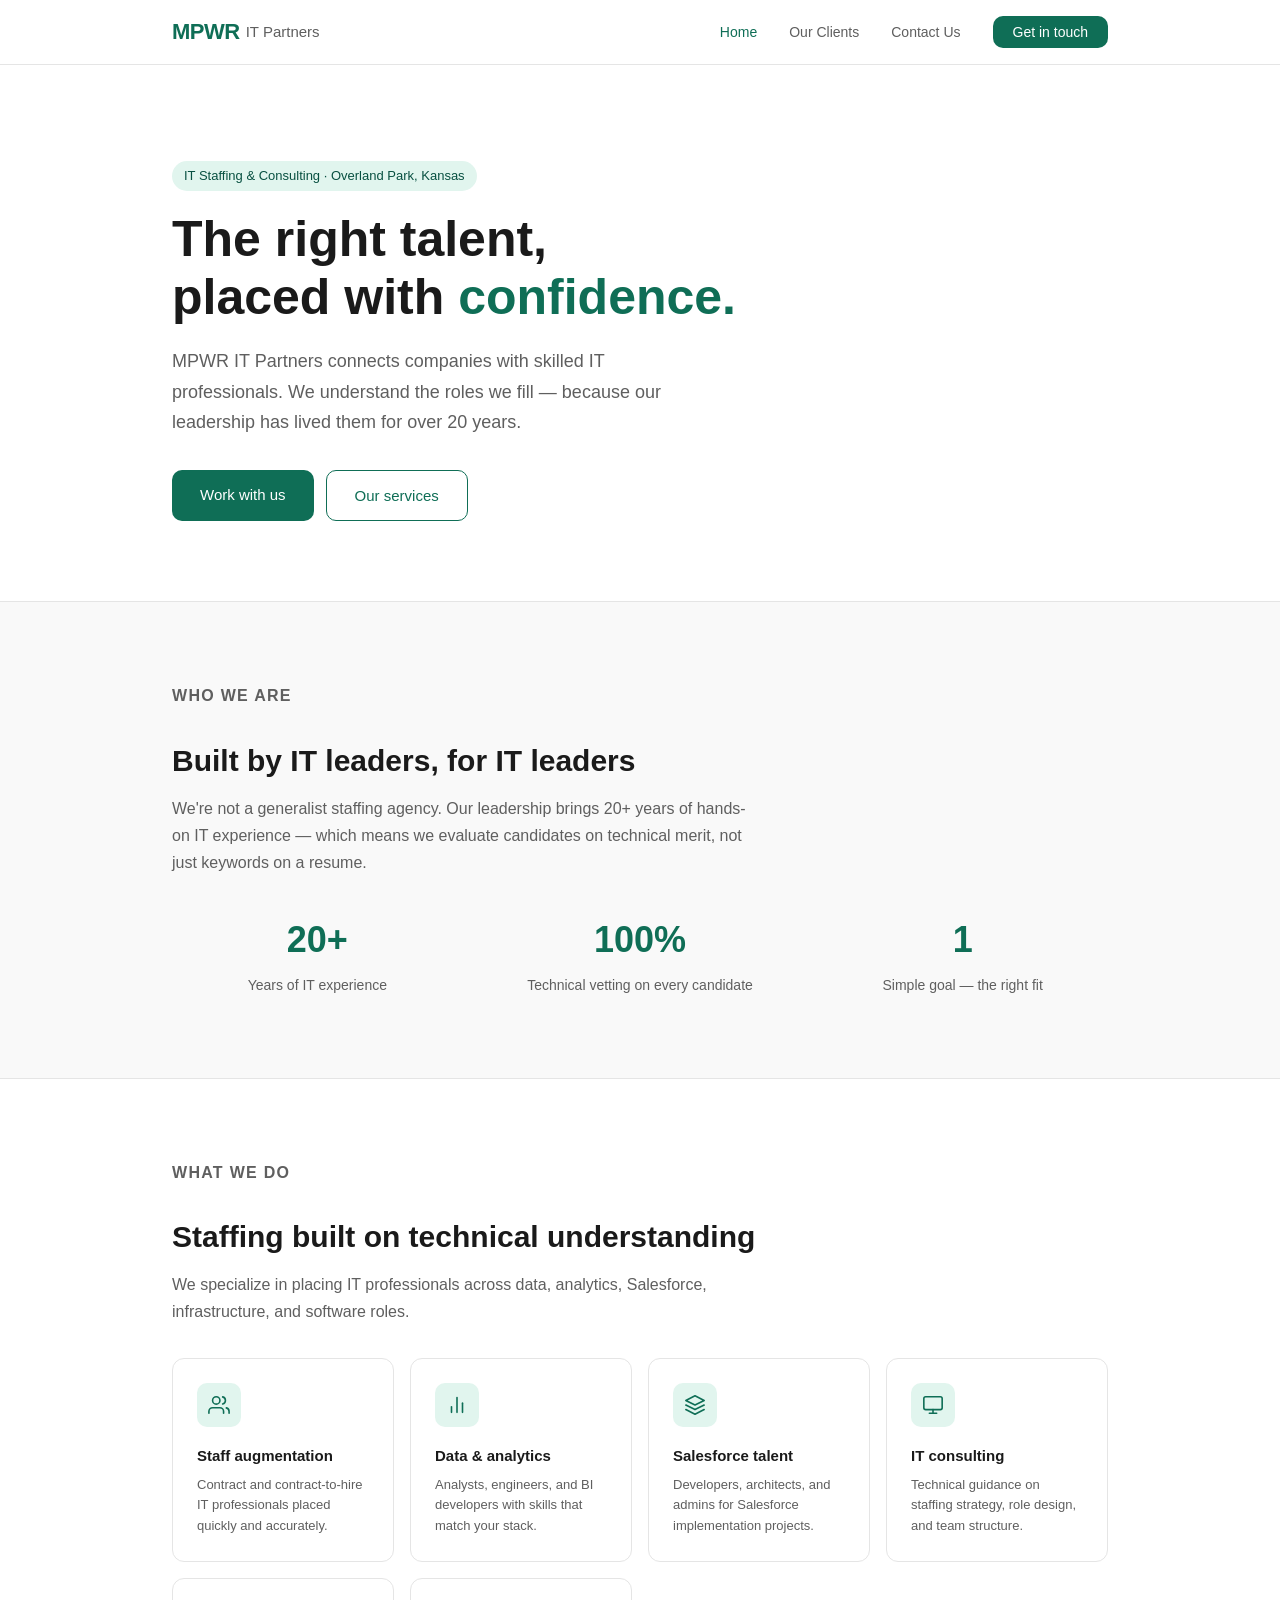
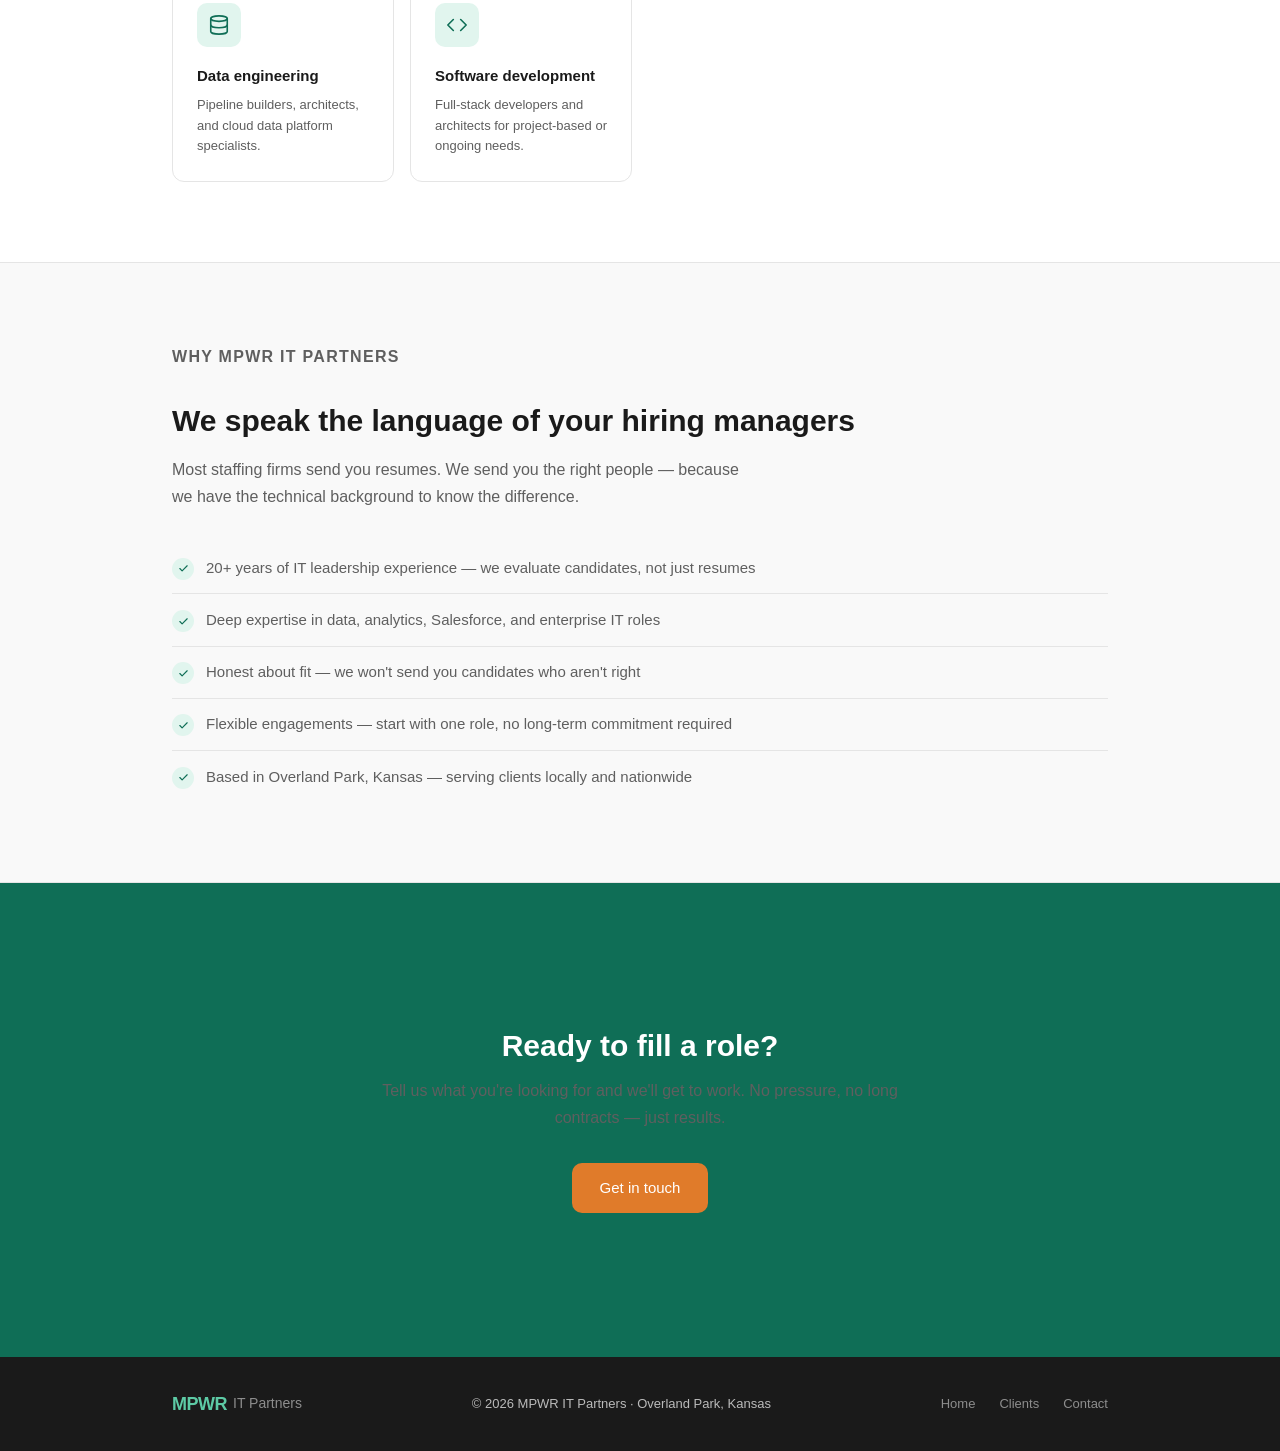
<file: index.html>
<!DOCTYPE html>
<html lang="en">
<head>
  <meta charset="UTF-8" />
  <meta name="viewport" content="width=device-width, initial-scale=1.0" />
  <title>MPWR IT Partners — IT Staffing & Consulting, Overland Park KS</title>
  <meta name="description" content="MPWR IT Partners connects companies with skilled IT professionals. Based in Overland Park, Kansas. 20+ years of IT leadership experience." />
  <link rel="stylesheet" href="css/style.css" />
</head>
<body>

<header>
  <nav class="navbar">
    <div class="container">
      <div class="logo">
        <span class="logo-mpwr">MPWR</span>
        <span class="logo-sub">IT Partners</span>
      </div>
      <ul class="nav-menu" id="navMenu">
        <li><a href="index.html" class="active">Home</a></li>
        <li><a href="clients.html">Our Clients</a></li>
        <li><a href="contact.html">Contact Us</a></li>
        <li><a href="contact.html" class="nav-cta">Get in touch</a></li>
      </ul>
      <div class="hamburger" id="hamburger">
        <span></span><span></span><span></span>
      </div>
    </div>
  </nav>
</header>

<main>

  <!-- HERO -->
  <section class="hero">
    <div class="container">
      <div class="hero-content">
        <div class="hero-badge">IT Staffing &amp; Consulting · Overland Park, Kansas</div>
        <h1>The right talent,<br>placed with <span>confidence.</span></h1>
        <p>MPWR IT Partners connects companies with skilled IT professionals. We understand the roles we fill — because our leadership has lived them for over 20 years.</p>
        <div class="hero-actions">
          <a href="contact.html" class="btn btn-primary">Work with us</a>
          <a href="#services" class="btn btn-secondary">Our services</a>
        </div>
      </div>
    </div>
  </section>

  <!-- ABOUT STATS -->
  <section class="about">
    <div class="container">
      <p class="eyebrow">Who we are</p>
      <h2>Built by IT leaders, for IT leaders</h2>
      <p>We're not a generalist staffing agency. Our leadership brings 20+ years of hands-on IT experience — which means we evaluate candidates on technical merit, not just keywords on a resume.</p>
      <div class="about-grid">
        <div class="about-stat">
          <div class="number">20+</div>
          <div class="label">Years of IT experience</div>
        </div>
        <div class="about-stat">
          <div class="number">100%</div>
          <div class="label">Technical vetting on every candidate</div>
        </div>
        <div class="about-stat">
          <div class="number">1</div>
          <div class="label">Simple goal — the right fit</div>
        </div>
      </div>
    </div>
  </section>

  <!-- SERVICES -->
  <section id="services">
    <div class="container">
      <p class="eyebrow">What we do</p>
      <h2>Staffing built on technical understanding</h2>
      <p>We specialize in placing IT professionals across data, analytics, Salesforce, infrastructure, and software roles.</p>
      <div class="services-grid">
        <div class="service-card">
          <div class="service-icon">
            <svg viewBox="0 0 24 24"><path d="M17 21v-2a4 4 0 0 0-4-4H5a4 4 0 0 0-4 4v2"/><circle cx="9" cy="7" r="4"/><path d="M23 21v-2a4 4 0 0 0-3-3.87"/><path d="M16 3.13a4 4 0 0 1 0 7.75"/></svg>
          </div>
          <h3>Staff augmentation</h3>
          <p>Contract and contract-to-hire IT professionals placed quickly and accurately.</p>
        </div>
        <div class="service-card">
          <div class="service-icon">
            <svg viewBox="0 0 24 24"><line x1="18" y1="20" x2="18" y2="10"/><line x1="12" y1="20" x2="12" y2="4"/><line x1="6" y1="20" x2="6" y2="14"/></svg>
          </div>
          <h3>Data &amp; analytics</h3>
          <p>Analysts, engineers, and BI developers with skills that match your stack.</p>
        </div>
        <div class="service-card">
          <div class="service-icon">
            <svg viewBox="0 0 24 24"><path d="M12 2L2 7l10 5 10-5-10-5z"/><path d="M2 17l10 5 10-5"/><path d="M2 12l10 5 10-5"/></svg>
          </div>
          <h3>Salesforce talent</h3>
          <p>Developers, architects, and admins for Salesforce implementation projects.</p>
        </div>
        <div class="service-card">
          <div class="service-icon">
            <svg viewBox="0 0 24 24"><rect x="2" y="3" width="20" height="14" rx="2"/><line x1="8" y1="21" x2="16" y2="21"/><line x1="12" y1="17" x2="12" y2="21"/></svg>
          </div>
          <h3>IT consulting</h3>
          <p>Technical guidance on staffing strategy, role design, and team structure.</p>
        </div>
        <div class="service-card">
          <div class="service-icon">
            <svg viewBox="0 0 24 24"><ellipse cx="12" cy="5" rx="9" ry="3"/><path d="M21 12c0 1.66-4 3-9 3s-9-1.34-9-3"/><path d="M3 5v14c0 1.66 4 3 9 3s9-1.34 9-3V5"/></svg>
          </div>
          <h3>Data engineering</h3>
          <p>Pipeline builders, architects, and cloud data platform specialists.</p>
        </div>
        <div class="service-card">
          <div class="service-icon">
            <svg viewBox="0 0 24 24"><polyline points="16 18 22 12 16 6"/><polyline points="8 6 2 12 8 18"/></svg>
          </div>
          <h3>Software development</h3>
          <p>Full-stack developers and architects for project-based or ongoing needs.</p>
        </div>
      </div>
    </div>
  </section>

  <!-- WHY US -->
  <section style="background:var(--surface);border-top:1px solid var(--border);border-bottom:1px solid var(--border);">
    <div class="container">
      <p class="eyebrow">Why MPWR IT Partners</p>
      <h2>We speak the language of your hiring managers</h2>
      <p>Most staffing firms send you resumes. We send you the right people — because we have the technical background to know the difference.</p>
      <ul class="why-list">
        <li>
          <span class="check"><svg viewBox="0 0 24 24"><polyline points="20 6 9 17 4 12"/></svg></span>
          20+ years of IT leadership experience — we evaluate candidates, not just resumes
        </li>
        <li>
          <span class="check"><svg viewBox="0 0 24 24"><polyline points="20 6 9 17 4 12"/></svg></span>
          Deep expertise in data, analytics, Salesforce, and enterprise IT roles
        </li>
        <li>
          <span class="check"><svg viewBox="0 0 24 24"><polyline points="20 6 9 17 4 12"/></svg></span>
          Honest about fit — we won't send you candidates who aren't right
        </li>
        <li>
          <span class="check"><svg viewBox="0 0 24 24"><polyline points="20 6 9 17 4 12"/></svg></span>
          Flexible engagements — start with one role, no long-term commitment required
        </li>
        <li>
          <span class="check"><svg viewBox="0 0 24 24"><polyline points="20 6 9 17 4 12"/></svg></span>
          Based in Overland Park, Kansas — serving clients locally and nationwide
        </li>
      </ul>
    </div>
  </section>

  <!-- CTA -->
  <section class="cta">
    <div class="container">
      <h2>Ready to fill a role?</h2>
      <p>Tell us what you're looking for and we'll get to work. No pressure, no long contracts — just results.</p>
      <a href="contact.html" class="btn btn-orange">Get in touch</a>
    </div>
  </section>

</main>

<footer>
  <div class="container">
    <div class="footer-logo">
      <span class="logo-mpwr">MPWR</span>
      <span class="logo-sub">IT Partners</span>
    </div>
    <p>© 2026 MPWR IT Partners · Overland Park, Kansas</p>
    <div class="footer-links">
      <a href="index.html">Home</a>
      <a href="clients.html">Clients</a>
      <a href="contact.html">Contact</a>
    </div>
  </div>
</footer>

<script src="js/script.js"></script>
</body>
</html>
</file>
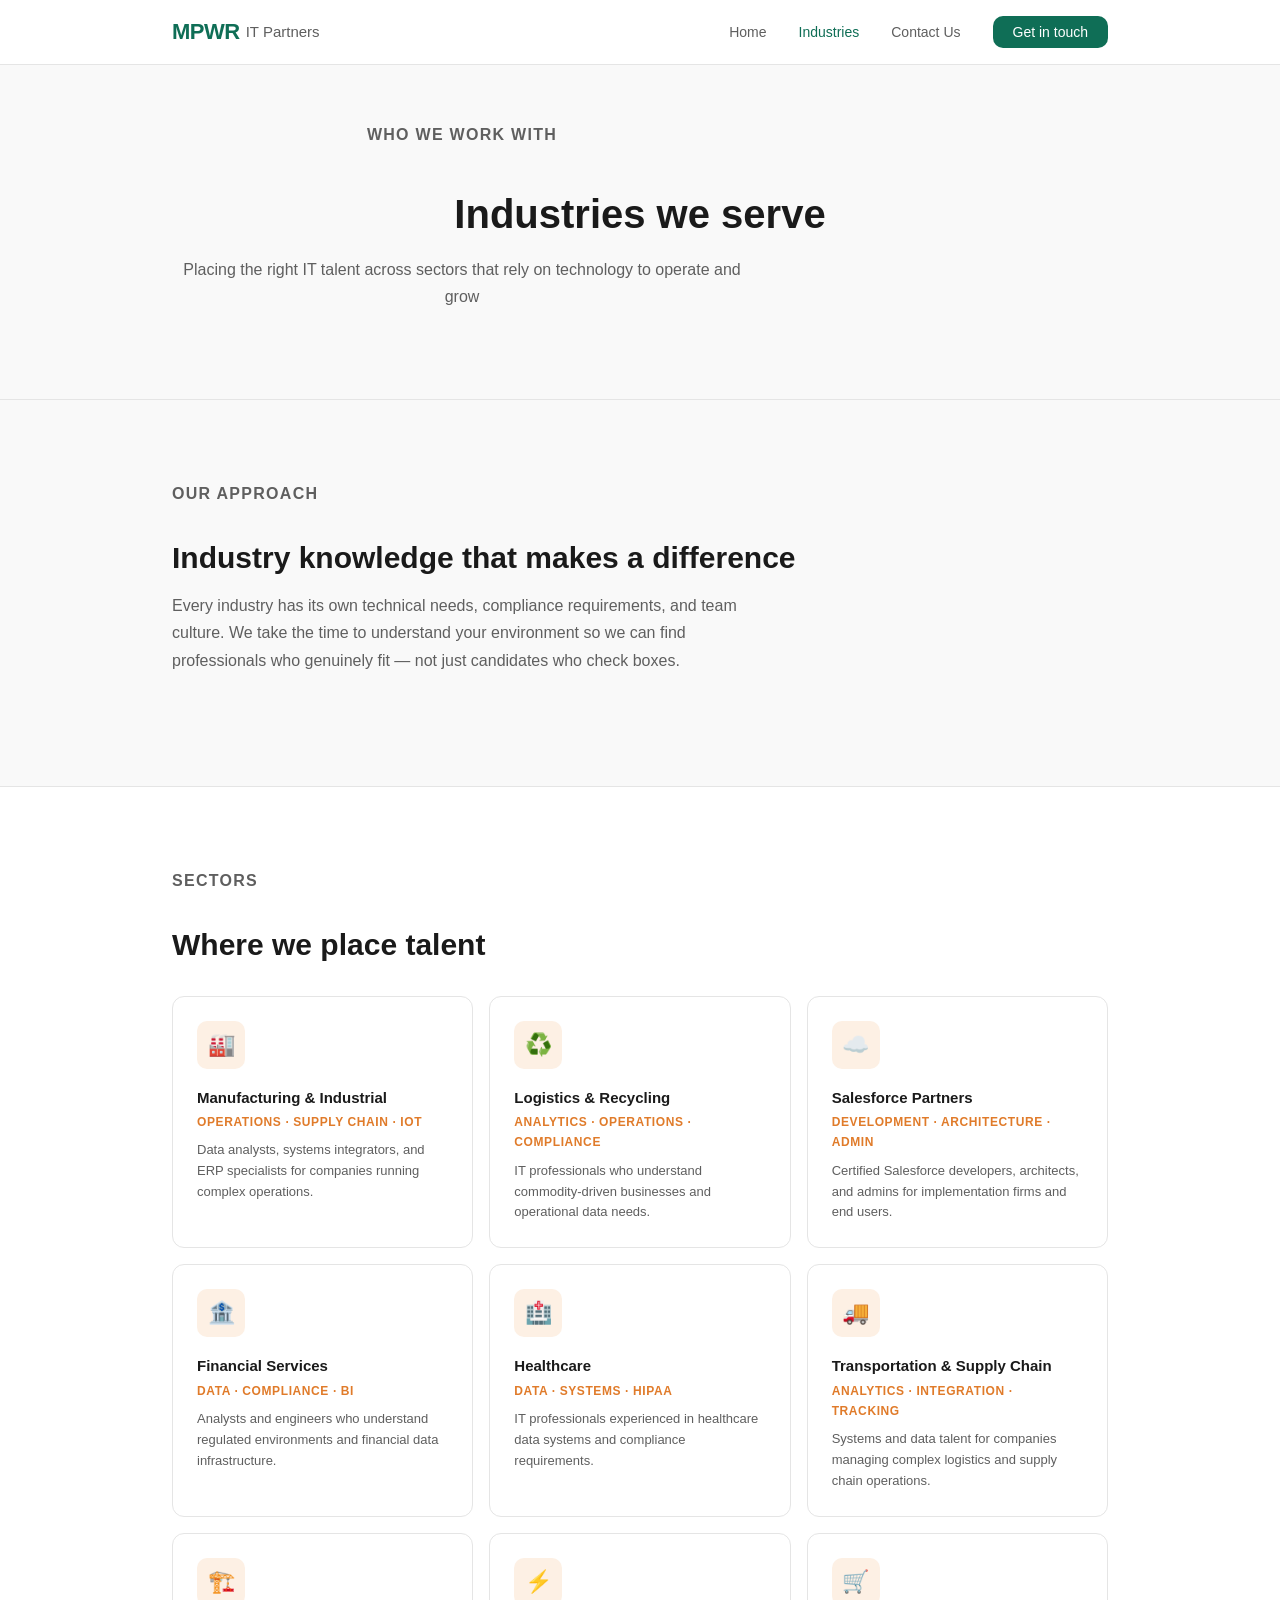
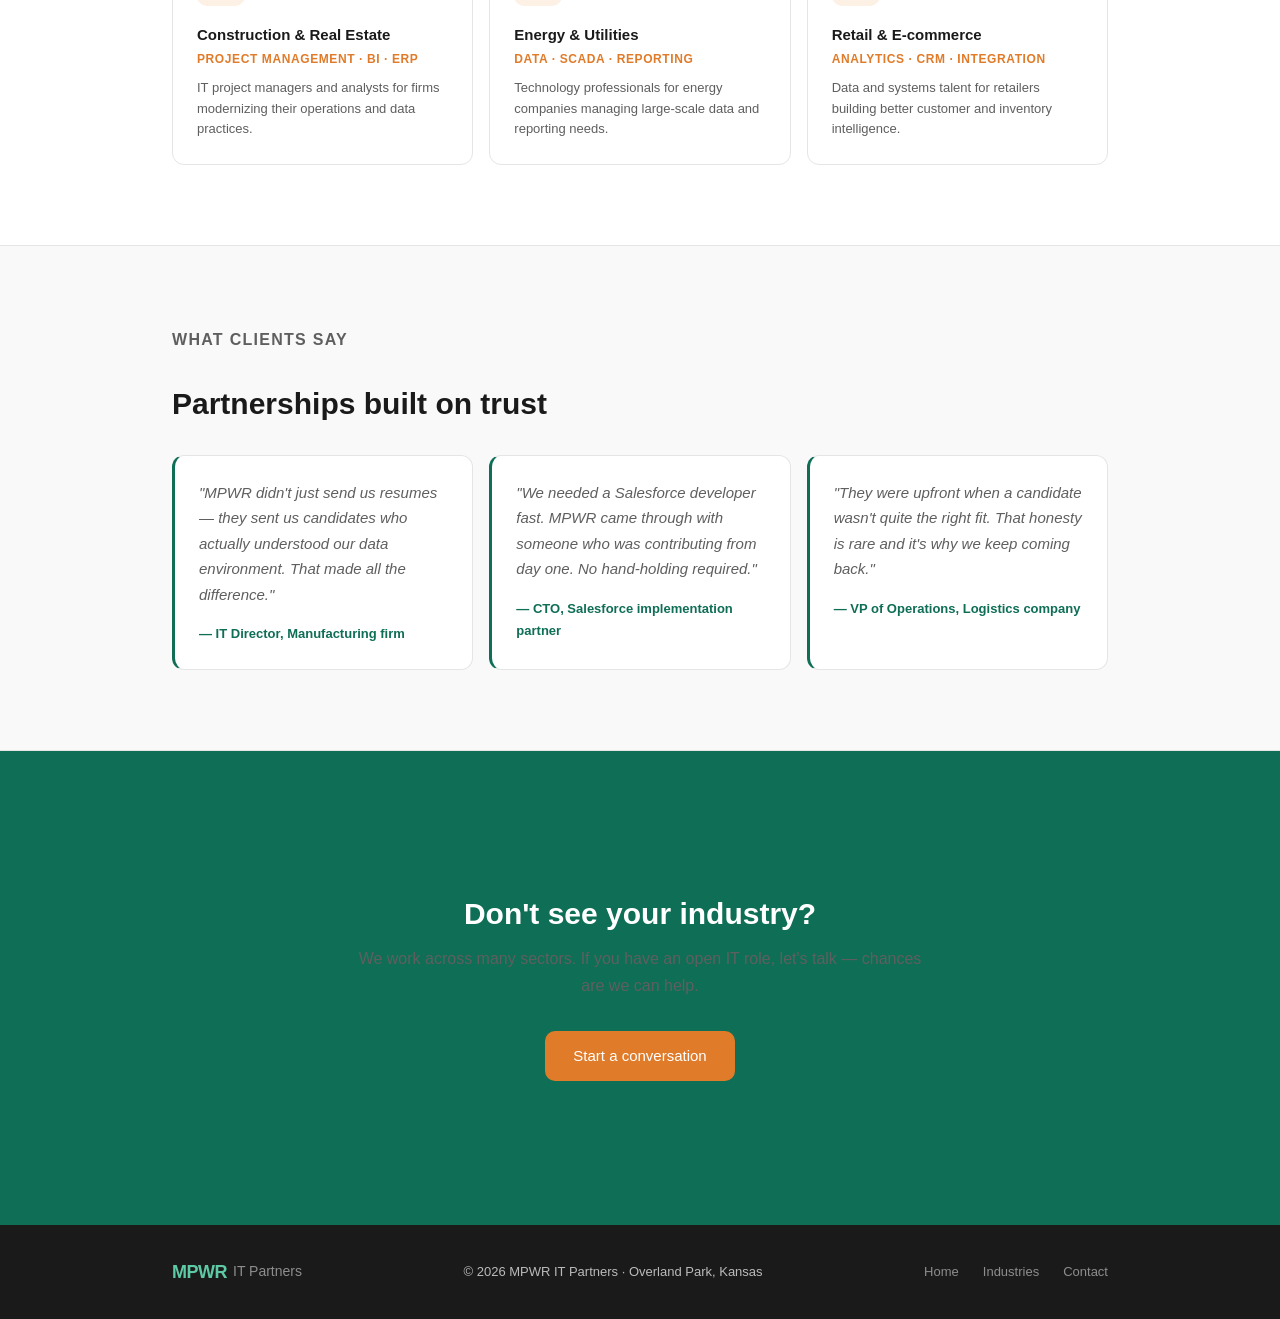
<file: clients.html>
<!DOCTYPE html>
<html lang="en">
<head>
  <meta charset="UTF-8" />
  <meta name="viewport" content="width=device-width, initial-scale=1.0" />
  <title>Industries We Serve — MPWR IT Partners</title>
  <meta name="description" content="MPWR IT Partners places IT professionals across manufacturing, logistics, financial services, healthcare, and technology sectors." />
  <link rel="stylesheet" href="css/style.css" />
</head>
<body>

<header>
  <nav class="navbar">
    <div class="container">
      <div class="logo">
        <span class="logo-mpwr">MPWR</span>
        <span class="logo-sub">IT Partners</span>
      </div>
      <ul class="nav-menu" id="navMenu">
        <li><a href="index.html">Home</a></li>
        <li><a href="clients.html" class="active">Industries</a></li>
        <li><a href="contact.html">Contact Us</a></li>
        <li><a href="contact.html" class="nav-cta">Get in touch</a></li>
      </ul>
      <div class="hamburger" id="hamburger">
        <span></span><span></span><span></span>
      </div>
    </div>
  </nav>
</header>

<main>

  <section class="page-header">
    <div class="container">
      <p class="eyebrow">Who we work with</p>
      <h1>Industries we serve</h1>
      <p>Placing the right IT talent across sectors that rely on technology to operate and grow</p>
    </div>
  </section>

  <section class="clients-intro">
    <div class="container">
      <p class="eyebrow">Our approach</p>
      <h2>Industry knowledge that makes a difference</h2>
      <p>Every industry has its own technical needs, compliance requirements, and team culture. We take the time to understand your environment so we can find professionals who genuinely fit — not just candidates who check boxes.</p>
    </div>
  </section>

  <section>
    <div class="container">
      <p class="eyebrow">Sectors</p>
      <h2>Where we place talent</h2>
      <div class="clients-grid">
        <div class="client-card">
          <div class="client-logo">🏭</div>
          <h3>Manufacturing &amp; Industrial</h3>
          <p class="industry">Operations · Supply Chain · IoT</p>
          <p>Data analysts, systems integrators, and ERP specialists for companies running complex operations.</p>
        </div>
        <div class="client-card">
          <div class="client-logo">♻️</div>
          <h3>Logistics &amp; Recycling</h3>
          <p class="industry">Analytics · Operations · Compliance</p>
          <p>IT professionals who understand commodity-driven businesses and operational data needs.</p>
        </div>
        <div class="client-card">
          <div class="client-logo">☁️</div>
          <h3>Salesforce Partners</h3>
          <p class="industry">Development · Architecture · Admin</p>
          <p>Certified Salesforce developers, architects, and admins for implementation firms and end users.</p>
        </div>
        <div class="client-card">
          <div class="client-logo">🏦</div>
          <h3>Financial Services</h3>
          <p class="industry">Data · Compliance · BI</p>
          <p>Analysts and engineers who understand regulated environments and financial data infrastructure.</p>
        </div>
        <div class="client-card">
          <div class="client-logo">🏥</div>
          <h3>Healthcare</h3>
          <p class="industry">Data · Systems · HIPAA</p>
          <p>IT professionals experienced in healthcare data systems and compliance requirements.</p>
        </div>
        <div class="client-card">
          <div class="client-logo">🚚</div>
          <h3>Transportation &amp; Supply Chain</h3>
          <p class="industry">Analytics · Integration · Tracking</p>
          <p>Systems and data talent for companies managing complex logistics and supply chain operations.</p>
        </div>
        <div class="client-card">
          <div class="client-logo">🏗️</div>
          <h3>Construction &amp; Real Estate</h3>
          <p class="industry">Project Management · BI · ERP</p>
          <p>IT project managers and analysts for firms modernizing their operations and data practices.</p>
        </div>
        <div class="client-card">
          <div class="client-logo">⚡</div>
          <h3>Energy &amp; Utilities</h3>
          <p class="industry">Data · SCADA · Reporting</p>
          <p>Technology professionals for energy companies managing large-scale data and reporting needs.</p>
        </div>
        <div class="client-card">
          <div class="client-logo">🛒</div>
          <h3>Retail &amp; E-commerce</h3>
          <p class="industry">Analytics · CRM · Integration</p>
          <p>Data and systems talent for retailers building better customer and inventory intelligence.</p>
        </div>
      </div>
    </div>
  </section>

  <section class="testimonials">
    <div class="container">
      <p class="eyebrow">What clients say</p>
      <h2>Partnerships built on trust</h2>
      <div class="testimonials-grid">
        <div class="testimonial-card">
          <p class="quote">"MPWR didn't just send us resumes — they sent us candidates who actually understood our data environment. That made all the difference."</p>
          <p class="author">— IT Director, Manufacturing firm</p>
        </div>
        <div class="testimonial-card">
          <p class="quote">"We needed a Salesforce developer fast. MPWR came through with someone who was contributing from day one. No hand-holding required."</p>
          <p class="author">— CTO, Salesforce implementation partner</p>
        </div>
        <div class="testimonial-card">
          <p class="quote">"They were upfront when a candidate wasn't quite the right fit. That honesty is rare and it's why we keep coming back."</p>
          <p class="author">— VP of Operations, Logistics company</p>
        </div>
      </div>
    </div>
  </section>

  <section class="cta">
    <div class="container">
      <h2>Don't see your industry?</h2>
      <p>We work across many sectors. If you have an open IT role, let's talk — chances are we can help.</p>
      <a href="contact.html" class="btn btn-orange">Start a conversation</a>
    </div>
  </section>

</main>

<footer>
  <div class="container">
    <div class="footer-logo">
      <span class="logo-mpwr">MPWR</span>
      <span class="logo-sub">IT Partners</span>
    </div>
    <p>© 2026 MPWR IT Partners · Overland Park, Kansas</p>
    <div class="footer-links">
      <a href="index.html">Home</a>
      <a href="clients.html">Industries</a>
      <a href="contact.html">Contact</a>
    </div>
  </div>
</footer>

<script src="js/script.js"></script>
</body>
</html>
</file>
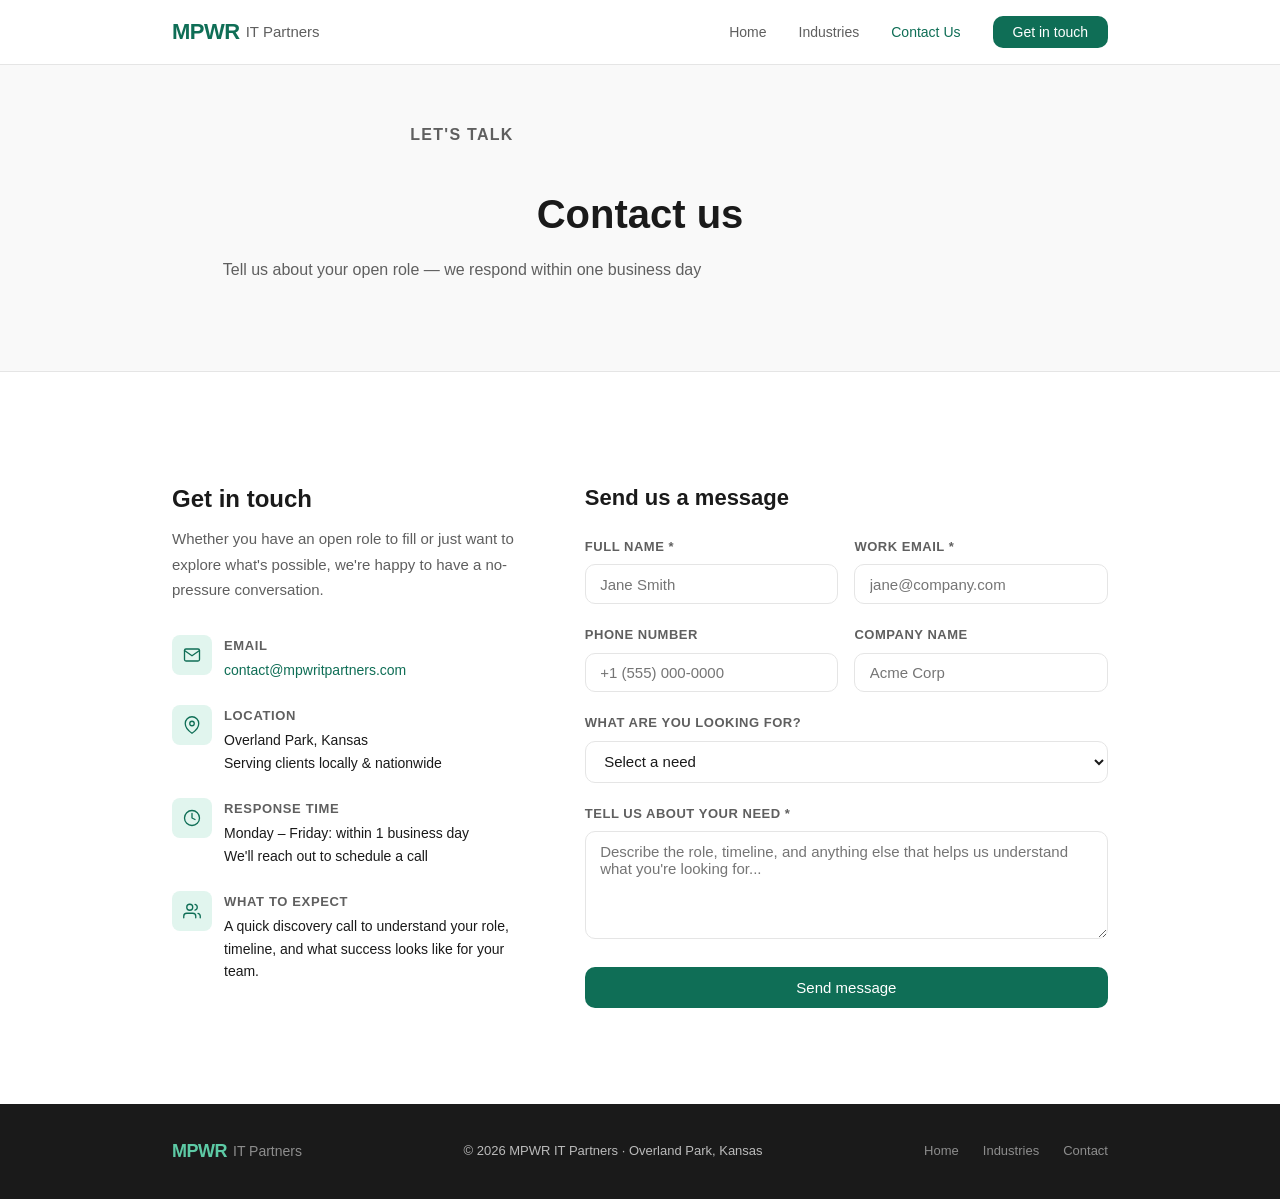
<file: contact.html>
<!DOCTYPE html>
<html lang="en">
<head>
  <meta charset="UTF-8" />
  <meta name="viewport" content="width=device-width, initial-scale=1.0" />
  <title>Contact Us — MPWR IT Partners</title>
  <meta name="description" content="Get in touch with MPWR IT Partners. Based in Overland Park, Kansas. contact@mpwritpartners.com" />
  <link rel="stylesheet" href="css/style.css" />
</head>
<body>

<header>
  <nav class="navbar">
    <div class="container">
      <div class="logo">
        <span class="logo-mpwr">MPWR</span>
        <span class="logo-sub">IT Partners</span>
      </div>
      <ul class="nav-menu" id="navMenu">
        <li><a href="index.html">Home</a></li>
        <li><a href="clients.html">Industries</a></li>
        <li><a href="contact.html" class="active">Contact Us</a></li>
        <li><a href="contact.html" class="nav-cta">Get in touch</a></li>
      </ul>
      <div class="hamburger" id="hamburger">
        <span></span><span></span><span></span>
      </div>
    </div>
  </nav>
</header>

<main>

  <section class="page-header">
    <div class="container">
      <p class="eyebrow">Let's talk</p>
      <h1>Contact us</h1>
      <p>Tell us about your open role — we respond within one business day</p>
    </div>
  </section>

  <section class="contact-section">
    <div class="container">
      <div class="contact-wrapper">

        <div class="contact-info">
          <h2>Get in touch</h2>
          <p>Whether you have an open role to fill or just want to explore what's possible, we're happy to have a no-pressure conversation.</p>

          <div class="info-item">
            <div class="info-icon">
              <svg viewBox="0 0 24 24"><path d="M4 4h16c1.1 0 2 .9 2 2v12c0 1.1-.9 2-2 2H4c-1.1 0-2-.9-2-2V6c0-1.1.9-2 2-2z"/><polyline points="22,6 12,13 2,6"/></svg>
            </div>
            <div>
              <h3>Email</h3>
              <p><a href="mailto:contact@mpwritpartners.com">contact@mpwritpartners.com</a></p>
            </div>
          </div>

          <div class="info-item">
            <div class="info-icon">
              <svg viewBox="0 0 24 24"><path d="M21 10c0 7-9 13-9 13s-9-6-9-13a9 9 0 0 1 18 0z"/><circle cx="12" cy="10" r="3"/></svg>
            </div>
            <div>
              <h3>Location</h3>
              <p>Overland Park, Kansas<br>Serving clients locally &amp; nationwide</p>
            </div>
          </div>

          <div class="info-item">
            <div class="info-icon">
              <svg viewBox="0 0 24 24"><circle cx="12" cy="12" r="10"/><polyline points="12 6 12 12 16 14"/></svg>
            </div>
            <div>
              <h3>Response time</h3>
              <p>Monday – Friday: within 1 business day<br>We'll reach out to schedule a call</p>
            </div>
          </div>

          <div class="info-item">
            <div class="info-icon">
              <svg viewBox="0 0 24 24"><path d="M17 21v-2a4 4 0 0 0-4-4H5a4 4 0 0 0-4 4v2"/><circle cx="9" cy="7" r="4"/><path d="M23 21v-2a4 4 0 0 0-3-3.87"/><path d="M16 3.13a4 4 0 0 1 0 7.75"/></svg>
            </div>
            <div>
              <h3>What to expect</h3>
              <p>A quick discovery call to understand your role, timeline, and what success looks like for your team.</p>
            </div>
          </div>
        </div>

        <div class="contact-form-wrapper">
          <h2>Send us a message</h2>
          <form id="contactForm" class="contact-form" action="https://formspree.io/f/mvkolvka" method="POST">

            <div class="form-row">
              <div class="form-group">
                <label for="name">Full name *</label>
                <input type="text" id="name" name="name" placeholder="Jane Smith" required />
              </div>
              <div class="form-group">
                <label for="email">Work email *</label>
                <input type="email" id="email" name="email" placeholder="jane@company.com" required />
              </div>
            </div>

            <div class="form-row">
              <div class="form-group">
                <label for="phone">Phone number</label>
                <input type="tel" id="phone" name="phone" placeholder="+1 (555) 000-0000" />
              </div>
              <div class="form-group">
                <label for="company">Company name</label>
                <input type="text" id="company" name="company" placeholder="Acme Corp" />
              </div>
            </div>

            <div class="form-group">
              <label for="service">What are you looking for?</label>
              <select id="service" name="service">
                <option value="">Select a need</option>
                <option value="staffing">Staff augmentation / contract hire</option>
                <option value="data">Data &amp; analytics talent</option>
                <option value="salesforce">Salesforce talent</option>
                <option value="engineering">Software / data engineering</option>
                <option value="consulting">IT consulting advice</option>
                <option value="other">Other</option>
              </select>
            </div>

            <div class="form-group">
              <label for="message">Tell us about your need *</label>
              <textarea id="message" name="message" rows="5" placeholder="Describe the role, timeline, and anything else that helps us understand what you're looking for..." required></textarea>
            </div>

            <button type="submit" class="btn btn-primary" style="width:100%;">Send message</button>
          </form>
          <div id="formMessage" class="form-message"></div>
        </div>

      </div>
    </div>
  </section>

</main>

<footer>
  <div class="container">
    <div class="footer-logo">
      <span class="logo-mpwr">MPWR</span>
      <span class="logo-sub">IT Partners</span>
    </div>
    <p>© 2026 MPWR IT Partners · Overland Park, Kansas</p>
    <div class="footer-links">
      <a href="index.html">Home</a>
      <a href="clients.html">Industries</a>
      <a href="contact.html">Contact</a>
    </div>
  </div>
</footer>

<script src="js/script.js"></script>
</body>
</html>
</file>
<file: css/style.css>
*, *::before, *::after { box-sizing: border-box; margin: 0; padding: 0; }

:root {
  --teal: #0F6E56;
  --teal-light: #E1F5EE;
  --teal-dark: #085041;
  --orange: #E07B2A;
  --orange-light: #FDF0E4;
  --text: #1a1a1a;
  --text-muted: #5f5f5f;
  --border: #e5e5e5;
  --surface: #f9f9f9;
  --white: #ffffff;
  --radius: 10px;
}

html { scroll-behavior: smooth; }
body { font-family: -apple-system, BlinkMacSystemFont, 'Segoe UI', Roboto, sans-serif; color: var(--text); line-height: 1.7; font-size: 16px; }
a { color: inherit; text-decoration: none; }
img { max-width: 100%; }

/* NAV */
.navbar { position: sticky; top: 0; background: var(--white); border-bottom: 1px solid var(--border); z-index: 100; }
.navbar .container { display: flex; align-items: center; justify-content: space-between; height: 64px; }
.logo { display: flex; align-items: center; gap: 6px; }
.logo-mpwr { font-size: 22px; font-weight: 700; color: var(--teal); letter-spacing: -0.5px; }
.logo-sub { font-size: 15px; font-weight: 400; color: var(--text-muted); }
.nav-menu { display: flex; list-style: none; gap: 2rem; align-items: center; }
.nav-menu a { font-size: 14px; color: var(--text-muted); transition: color 0.2s; }
.nav-menu a:hover, .nav-menu a.active { color: var(--teal); }
.nav-menu .nav-cta { background: var(--teal); color: var(--white) !important; padding: 0.5rem 1.25rem; border-radius: var(--radius); font-weight: 500; transition: background 0.2s; }
.nav-menu .nav-cta:hover { background: var(--teal-dark) !important; }
.hamburger { display: none; flex-direction: column; gap: 5px; cursor: pointer; }
.hamburger span { display: block; width: 24px; height: 2px; background: var(--text); border-radius: 2px; transition: all 0.3s; }

/* CONTAINER */
.container { max-width: 1000px; margin: 0 auto; padding: 0 2rem; }

/* BUTTONS */
.btn { display: inline-block; padding: 0.75rem 1.75rem; border-radius: var(--radius); font-size: 15px; font-weight: 500; cursor: pointer; transition: all 0.2s; border: none; }
.btn-primary { background: var(--teal); color: var(--white); }
.btn-primary:hover { background: var(--teal-dark); color: var(--white); }
.btn-secondary { background: transparent; color: var(--teal); border: 1.5px solid var(--teal); }
.btn-secondary:hover { background: var(--teal-light); }
.btn-orange { background: var(--orange); color: var(--white); }
.btn-orange:hover { opacity: 0.9; color: var(--white); }

/* PAGE HEADER */
.page-header { background: var(--surface); border-bottom: 1px solid var(--border); padding: 3.5rem 0; text-align: center; }
.page-header h1 { font-size: clamp(28px, 4vw, 40px); font-weight: 700; margin-bottom: 0.5rem; }
.page-header p { font-size: 16px; color: var(--text-muted); }
.eyebrow { font-size: 12px; font-weight: 600; color: var(--orange); letter-spacing: 0.08em; text-transform: uppercase; margin-bottom: 0.75rem; }

/* HERO */
.hero { padding: 6rem 0 5rem; }
.hero-content { max-width: 640px; }
.hero h1 { font-size: clamp(32px, 5vw, 50px); font-weight: 700; line-height: 1.15; margin-bottom: 1.25rem; }
.hero h1 span { color: var(--teal); }
.hero p { font-size: 18px; color: var(--text-muted); margin-bottom: 2rem; line-height: 1.7; max-width: 520px; }
.hero-actions { display: flex; gap: 12px; flex-wrap: wrap; }
.hero-badge { display: inline-flex; align-items: center; gap: 6px; background: var(--teal-light); color: var(--teal-dark); font-size: 13px; font-weight: 500; padding: 4px 12px; border-radius: 20px; margin-bottom: 1.25rem; }

/* SECTION */
section { padding: 5rem 0; }
section h2 { font-size: clamp(22px, 3vw, 30px); font-weight: 700; margin-bottom: 1rem; line-height: 1.25; }
section > .container > p { font-size: 16px; color: var(--text-muted); max-width: 580px; margin-bottom: 2rem; }

/* ABOUT STRIP */
.about { background: var(--surface); border-top: 1px solid var(--border); border-bottom: 1px solid var(--border); }
.about-grid { display: grid; grid-template-columns: repeat(auto-fit, minmax(200px, 1fr)); gap: 2rem; margin-top: 2rem; }
.about-stat { text-align: center; }
.about-stat .number { font-size: 36px; font-weight: 700; color: var(--teal); }
.about-stat .label { font-size: 14px; color: var(--text-muted); margin-top: 4px; }

/* SERVICE CARDS */
.services-grid { display: grid; grid-template-columns: repeat(auto-fit, minmax(220px, 1fr)); gap: 16px; margin-top: 2rem; }
.service-card { background: var(--white); border: 1px solid var(--border); border-radius: 12px; padding: 1.5rem; transition: border-color 0.2s, transform 0.2s; }
.service-card:hover { border-color: var(--teal); transform: translateY(-2px); }
.service-icon { width: 44px; height: 44px; background: var(--teal-light); border-radius: 10px; display: flex; align-items: center; justify-content: center; margin-bottom: 1rem; }
.service-icon svg { width: 22px; height: 22px; stroke: var(--teal); fill: none; stroke-width: 1.75; stroke-linecap: round; stroke-linejoin: round; }
.service-card h3 { font-size: 15px; font-weight: 600; margin-bottom: 0.4rem; }
.service-card p { font-size: 13px; color: var(--text-muted); line-height: 1.6; margin: 0; }

/* WHY LIST */
.why-list { list-style: none; margin-top: 1.5rem; }
.why-list li { display: flex; align-items: flex-start; gap: 12px; padding: 0.85rem 0; border-bottom: 1px solid var(--border); font-size: 15px; color: var(--text-muted); line-height: 1.6; }
.why-list li:last-child { border-bottom: none; }
.check { width: 22px; height: 22px; background: var(--teal-light); border-radius: 50%; display: flex; align-items: center; justify-content: center; flex-shrink: 0; margin-top: 2px; }
.check svg { width: 11px; height: 11px; stroke: var(--teal); fill: none; stroke-width: 2.5; stroke-linecap: round; stroke-linejoin: round; }

/* CTA BLOCK */
.cta { background: var(--teal); }
.cta .container { text-align: center; padding-top: 4rem; padding-bottom: 4rem; }
.cta h2 { color: var(--white); margin-bottom: 0.75rem; }
.cta p { color: rgba(255,255,255,0.8); margin-bottom: 2rem; margin-left: auto; margin-right: auto; }

/* CLIENTS */
.clients-intro { background: var(--surface); border-bottom: 1px solid var(--border); }
.clients-grid { display: grid; grid-template-columns: repeat(auto-fit, minmax(260px, 1fr)); gap: 16px; margin-top: 2rem; }
.client-card { background: var(--white); border: 1px solid var(--border); border-radius: 12px; padding: 1.5rem; transition: border-color 0.2s; }
.client-card:hover { border-color: var(--teal); }
.client-logo { width: 48px; height: 48px; background: var(--orange-light); border-radius: 10px; display: flex; align-items: center; justify-content: center; font-size: 22px; margin-bottom: 1rem; }
.client-card h3 { font-size: 15px; font-weight: 600; margin-bottom: 2px; }
.industry { font-size: 12px; font-weight: 600; color: var(--orange); letter-spacing: 0.05em; text-transform: uppercase; margin-bottom: 0.5rem; }
.client-card p:last-child { font-size: 13px; color: var(--text-muted); line-height: 1.6; margin: 0; }

/* TESTIMONIALS */
.testimonials { background: var(--surface); border-top: 1px solid var(--border); border-bottom: 1px solid var(--border); }
.testimonials-grid { display: grid; grid-template-columns: repeat(auto-fit, minmax(260px, 1fr)); gap: 16px; margin-top: 2rem; }
.testimonial-card { background: var(--white); border: 1px solid var(--border); border-radius: 12px; padding: 1.5rem; border-left: 3px solid var(--teal); }
.quote { font-size: 15px; color: var(--text-muted); line-height: 1.7; margin-bottom: 1rem; font-style: italic; }
.author { font-size: 13px; font-weight: 600; color: var(--teal); }

/* CONTACT */
.contact-section { padding: 5rem 0; }
.contact-wrapper { display: grid; grid-template-columns: 1fr 1.5fr; gap: 4rem; margin-top: 2rem; }
.contact-info h2 { font-size: 24px; font-weight: 700; margin-bottom: 0.75rem; }
.contact-info > p { font-size: 15px; color: var(--text-muted); margin-bottom: 2rem; }
.info-item { display: flex; align-items: flex-start; gap: 12px; margin-bottom: 1.5rem; }
.info-icon { width: 40px; height: 40px; background: var(--teal-light); border-radius: 8px; display: flex; align-items: center; justify-content: center; flex-shrink: 0; }
.info-icon svg { width: 18px; height: 18px; stroke: var(--teal); fill: none; stroke-width: 1.75; stroke-linecap: round; stroke-linejoin: round; }
.info-item h3 { font-size: 13px; font-weight: 600; color: var(--text-muted); margin-bottom: 2px; text-transform: uppercase; letter-spacing: 0.05em; }
.info-item p { font-size: 14px; color: var(--text); line-height: 1.6; }
.info-item a { color: var(--teal); }

/* FORM */
.contact-form-wrapper h2 { font-size: 22px; font-weight: 700; margin-bottom: 1.5rem; }
.form-group { margin-bottom: 1.25rem; }
.form-group label { display: block; font-size: 13px; font-weight: 600; color: var(--text-muted); margin-bottom: 0.4rem; text-transform: uppercase; letter-spacing: 0.04em; }
.form-group input, .form-group select, .form-group textarea { width: 100%; padding: 0.65rem 0.9rem; border: 1px solid var(--border); border-radius: var(--radius); font-size: 15px; font-family: inherit; color: var(--text); background: var(--white); transition: border-color 0.2s; }
.form-group input:focus, .form-group select:focus, .form-group textarea:focus { outline: none; border-color: var(--teal); }
.form-group textarea { resize: vertical; }
.form-row { display: grid; grid-template-columns: 1fr 1fr; gap: 1rem; }
.form-message { margin-top: 1rem; font-size: 14px; color: var(--teal); font-weight: 500; }

/* FOOTER */
footer { background: var(--text); color: rgba(255,255,255,0.7); padding: 2rem 0; }
footer .container { display: flex; align-items: center; justify-content: space-between; flex-wrap: wrap; gap: 1rem; }
.footer-logo { display: flex; align-items: center; gap: 6px; }
.footer-logo .logo-mpwr { color: #5DCAA5; font-size: 18px; }
.footer-logo .logo-sub { color: rgba(255,255,255,0.5); font-size: 14px; }
footer p { font-size: 13px; }
.footer-links { display: flex; gap: 1.5rem; }
.footer-links a { font-size: 13px; color: rgba(255,255,255,0.5); transition: color 0.2s; }
.footer-links a:hover { color: var(--white); }

/* DIVIDER */
hr { border: none; border-top: 1px solid var(--border); }

/* RESPONSIVE */
@media (max-width: 768px) {
  .nav-menu { display: none; flex-direction: column; position: absolute; top: 64px; left: 0; right: 0; background: var(--white); border-bottom: 1px solid var(--border); padding: 1rem 2rem; gap: 1rem; }
  .nav-menu.open { display: flex; }
  .hamburger { display: flex; }
  .hero { padding: 3rem 0; }
  section { padding: 3rem 0; }
  .contact-wrapper { grid-template-columns: 1fr; gap: 2rem; }
  .form-row { grid-template-columns: 1fr; }
  footer .container { flex-direction: column; text-align: center; }
  .footer-links { justify-content: center; }
}
</file>
